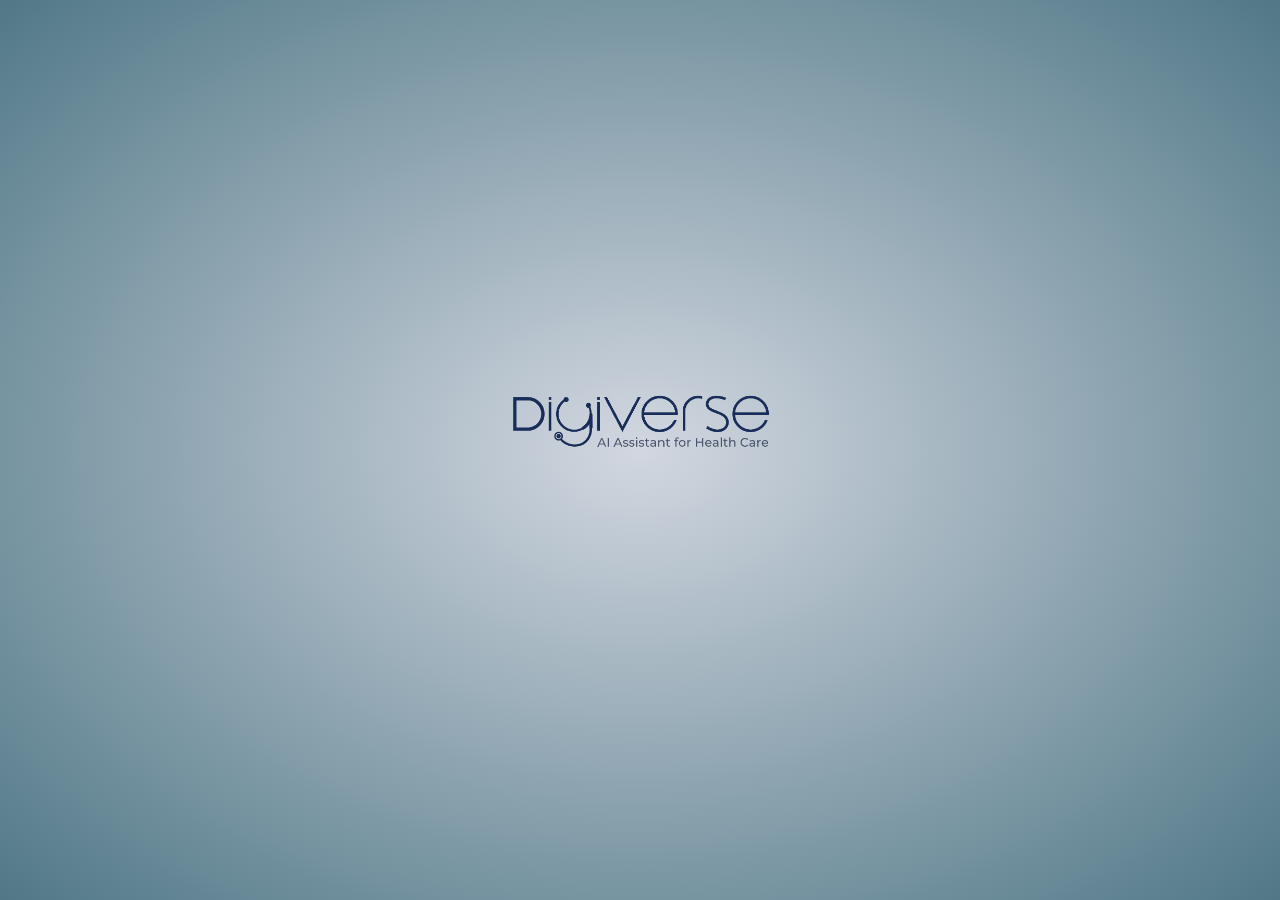
<file: index.html>
<!DOCTYPE html>
<html lang="en">
<head>
    <meta charset="UTF-8">
    <meta name="viewport" content="width=device-width, initial-scale=1.0">
    <title>Disiverse</title>

    <!-------- Fontwesome CDN --------->
    <link rel="stylesheet" href="https://cdnjs.cloudflare.com/ajax/libs/font-awesome/6.4.2/css/all.min.css">

    <!------- Google Fonts -------->
    <link rel="preconnect" href="https://fonts.googleapis.com">
    <link rel="preconnect" href="https://fonts.gstatic.com" crossorigin>
    <link href="https://fonts.googleapis.com/css2?family=Raleway:wght@400;500;600;700;800;900&display=swap" rel="stylesheet">

    <!---------- custom css ------------>
    <link rel="stylesheet" href="./assets/css/style.css">
</head>
<body>
    
    <!----------- OnLoad Event ---------->
    <section class="onLoad">
        <div class="onLoad_body">
            <div class="logo">
                <img src="./assets/img/logo/DigiVerse-Logo.png" alt="Logo">
            </div>
            <div class="icon">
                <i class="fa-solid fa-right-long"></i>
            </div>
        </div>
    </section>


    <!-- Body -->
    <section class="body">
        <div class="container">
            <div class="body_main">
                <div class="header_logo">
                    <img src="./assets/img/logo/DigiVerse-Logo.png" alt="Logo">
                </div>
                <div class="content">
                    <div class="slider_main">
                        <div class="slider_box current">
                            <h2 class="slider_title">Help me pic</h2>
                            <p class="slider_text">Lorem ipsum dolor sit amet consectetur adipisicing elit. Quis rem cumque eligendi sit ea, deleniti expedita corrupti autem exercitationem magni?</p>
                        </div>
                        <div class="slider_box">
                            <h2 class="slider_title">Give me ideas</h2>
                            <p class="slider_text">consectetur adipisicing elit. Quis rem cumque eligendi sit ea, deleniti expedita corrupti autem exercitationem magni?</p>
                        </div>
                        <div class="slider_box">
                            <h2 class="slider_title">Help me pic</h2>
                            <p class="slider_text">Lorem ipsum dolor sit amet consectetur adipisicing elit. Quis rem cumque eligendi sit ea, deleniti expedita corrupti autem exercitationem magni?</p>
                        </div>
                        <div class="slider_box">
                            <h2 class="slider_title">Write text for service</h2>
                            <p class="slider_text">dolor sit amet consectetur adipisicing elit. Quis rem cumque eligendi sit ea, deleniti expedita corrupti autem exercitationem magni?</p>
                        </div>
                    </div>
                </div>
                <div class="btns">
                    <a href="login.html">Log in</a>
                    <a href="signup.html">Sign up</a>
                </div>
                <div class="terms">
                    <a href="terms.html">Terms of use</a>
                    <a href="privacy.html">Privacy policy</a>
                </div>
                <div class="social">
                    <div class="social_inner">
                        <a href="#"><i class="fa-brands fa-facebook-f"></i></a>
                        <a href="#"><i class="fa-brands fa-youtube"></i></a>
                        <a href="#"><i class="fa-brands fa-linkedin-in"></i></a>
                        <a href="#"><i class="fa-brands fa-twitter"></i></a>
                    </div>
                </div>
            </div>
        </div>
    </section>

    <!--------- Jquery cdn by Google ----------->
    <script src="https://ajax.googleapis.com/ajax/libs/jquery/3.7.1/jquery.min.js"></script>

    <!------------ Custom js ------------->
    <script src="./assets/js/script.js"></script>
</body>
</html>
</file>
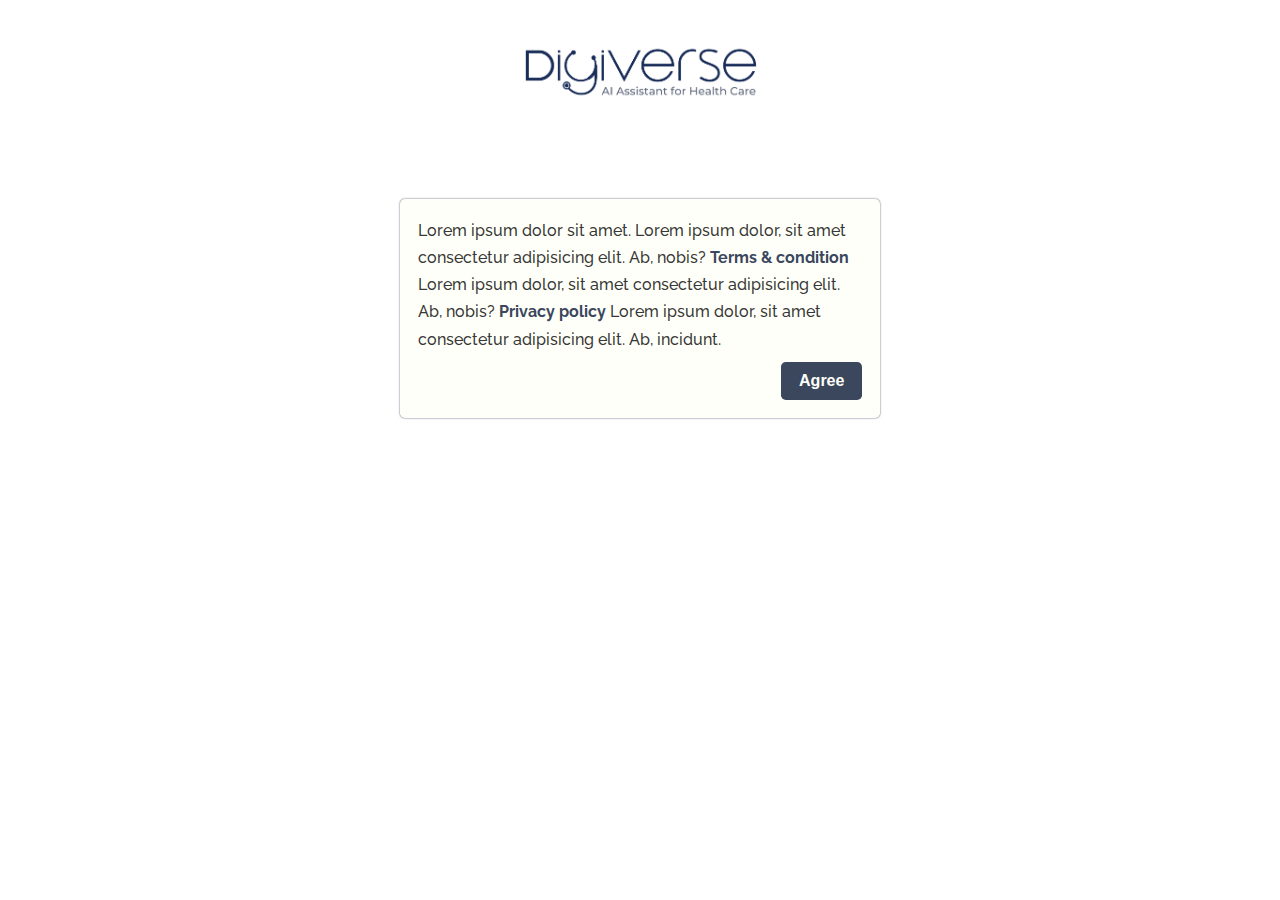
<file: checklist.html>
<!DOCTYPE html>
<html lang="en">
<head>
    <meta charset="UTF-8">
    <meta name="viewport" content="width=device-width, initial-scale=1.0">
    <title>Disiderse</title>

    <!-------- Fontwesome CDN --------->
    <link rel="stylesheet" href="https://cdnjs.cloudflare.com/ajax/libs/font-awesome/6.4.2/css/all.min.css">

    <!------- Google Fonts -------->
    <link rel="preconnect" href="https://fonts.googleapis.com">
    <link rel="preconnect" href="https://fonts.gstatic.com" crossorigin>
    <link href="https://fonts.googleapis.com/css2?family=Raleway:wght@400;500;600;700;800;900&display=swap" rel="stylesheet">

    <!---------- custom css ------------>
    <link rel="stylesheet" href="./assets/css/style.css">
</head>
<body>

    <section class="termsC">
        <div class="container">
            <div class="terms_main">
                <div class="header_logo">
                    <img src="./assets/img/logo/DigiVerse-Logo.png" alt="">
                </div>
                <div class="checklist">
                    <p class="terms">Lorem ipsum dolor sit amet. Lorem ipsum dolor, sit amet consectetur adipisicing elit. Ab, nobis? <a href="terms.html">Terms & condition</a> Lorem ipsum dolor, sit amet consectetur adipisicing elit. Ab, nobis? <a href="privacy.html">Privacy policy</a> Lorem ipsum dolor, sit amet consectetur adipisicing elit. Ab, incidunt.</p>
                    <button class="agree_btn" type="submit">Agree</button>
                </div>
            </div>
        </div>
    </section>
    
   

    <!--------- Jquery cdn by Google ----------->
    <script src="https://ajax.googleapis.com/ajax/libs/jquery/3.7.1/jquery.min.js"></script>

    <!------------ Custom js ------------->
    <script src="./assets/js/script.js"></script>
</body>
</html>
</file>
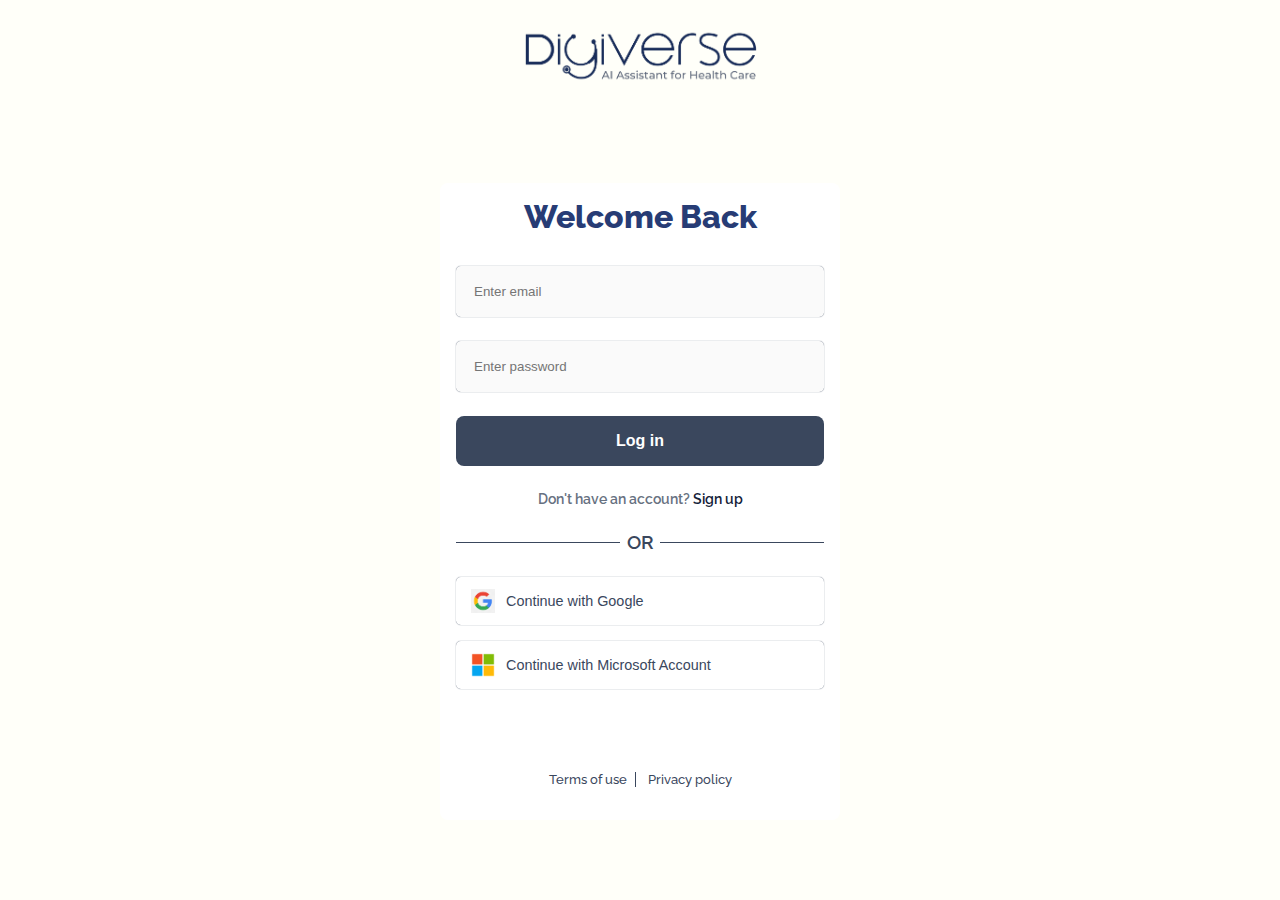
<file: login.html>
<!DOCTYPE html>
<html lang="en">
<head>
    <meta charset="UTF-8">
    <meta name="viewport" content="width=device-width, initial-scale=1.0">
    <title>Disiverse</title>

    <!-------- Fontwesome CDN --------->
    <link rel="stylesheet" href="https://cdnjs.cloudflare.com/ajax/libs/font-awesome/6.4.2/css/all.min.css">

    <!------- Google Fonts -------->
    <link rel="preconnect" href="https://fonts.googleapis.com">
    <link rel="preconnect" href="https://fonts.gstatic.com" crossorigin>
    <link href="https://fonts.googleapis.com/css2?family=Raleway:wght@400;500;600;700;800;900&display=swap" rel="stylesheet">

    <!---------- custom css ------------>
    <link rel="stylesheet" href="./assets/css/style.css">
</head>
<body>


    <section class="login">
        <div class="container">
            <div class="header_logo">
                <a href="index.html"><img src="./assets/img/logo/DigiVerse-Logo.png" alt=""></a>
            </div>
            <div class="login_main">
                <h2 class="ligin_title">Welcome Back</h2>
                <form action="#">
                    <label for="email"></label>
                    <input type="email" name="email" id="email" placeholder="Enter email" required>
                    <label for="pass"></label>
                    <input type="password" name="pass" id="pass" placeholder="Enter password" required>
                    <button type="submit" class="login_btn">Log in</button>
                
                    <p class="login_bottom">Don't have an account? <a href="signup.html">Sign up</a></p>
                    <div class="login_with_google">
                        <div class="or">
                            <div class="or_border"></div>
                            <div class="or_content">OR</div>
                            <div class="or_border"></div>
                        </div>
                        <button type="submit" class="another_btn">
                            <img src="./assets/img/logo/google.png" alt="">
                            <p>Continue with Google</p>
                        </button>
                        <button type="submit" class="another_btn">
                            <img src="./assets/img/logo/wmudn.png" alt="">
                            <p>Continue with Microsoft Account</p>
                        </button>
                    </div>
                </form>
                <div class="trams">
                    <a href="terms.html">Terms of use</a>
                    <a href="privacy.html">Privacy policy</a>
                </div>
                <div class="checklist_main">
                    <div class="checklist_box">
                        <p class="checklist_text">Lorem ipsum, dolor sit amet consectetur <a href="#">Terms of use</a> adipisicing elit. Libero et tempora qui error inventore omnis animi sit molestias ea vero nemo sint consectetur <a href="#">Privacy policy</a> officiis alias illum asperiores reprehenderit, aut fugiat?</p>
                        <button type="submit" class="checklist_btn">Aggred</button>
                    </div>
                </div>
            </div>
        </div>
    </section>
    
   

    <!--------- Jquery cdn by Google ----------->
    <script src="https://ajax.googleapis.com/ajax/libs/jquery/3.7.1/jquery.min.js"></script>

    <!------------ Custom js ------------->
    <script src="./assets/js/script.js"></script>
</body>
</html>
</file>
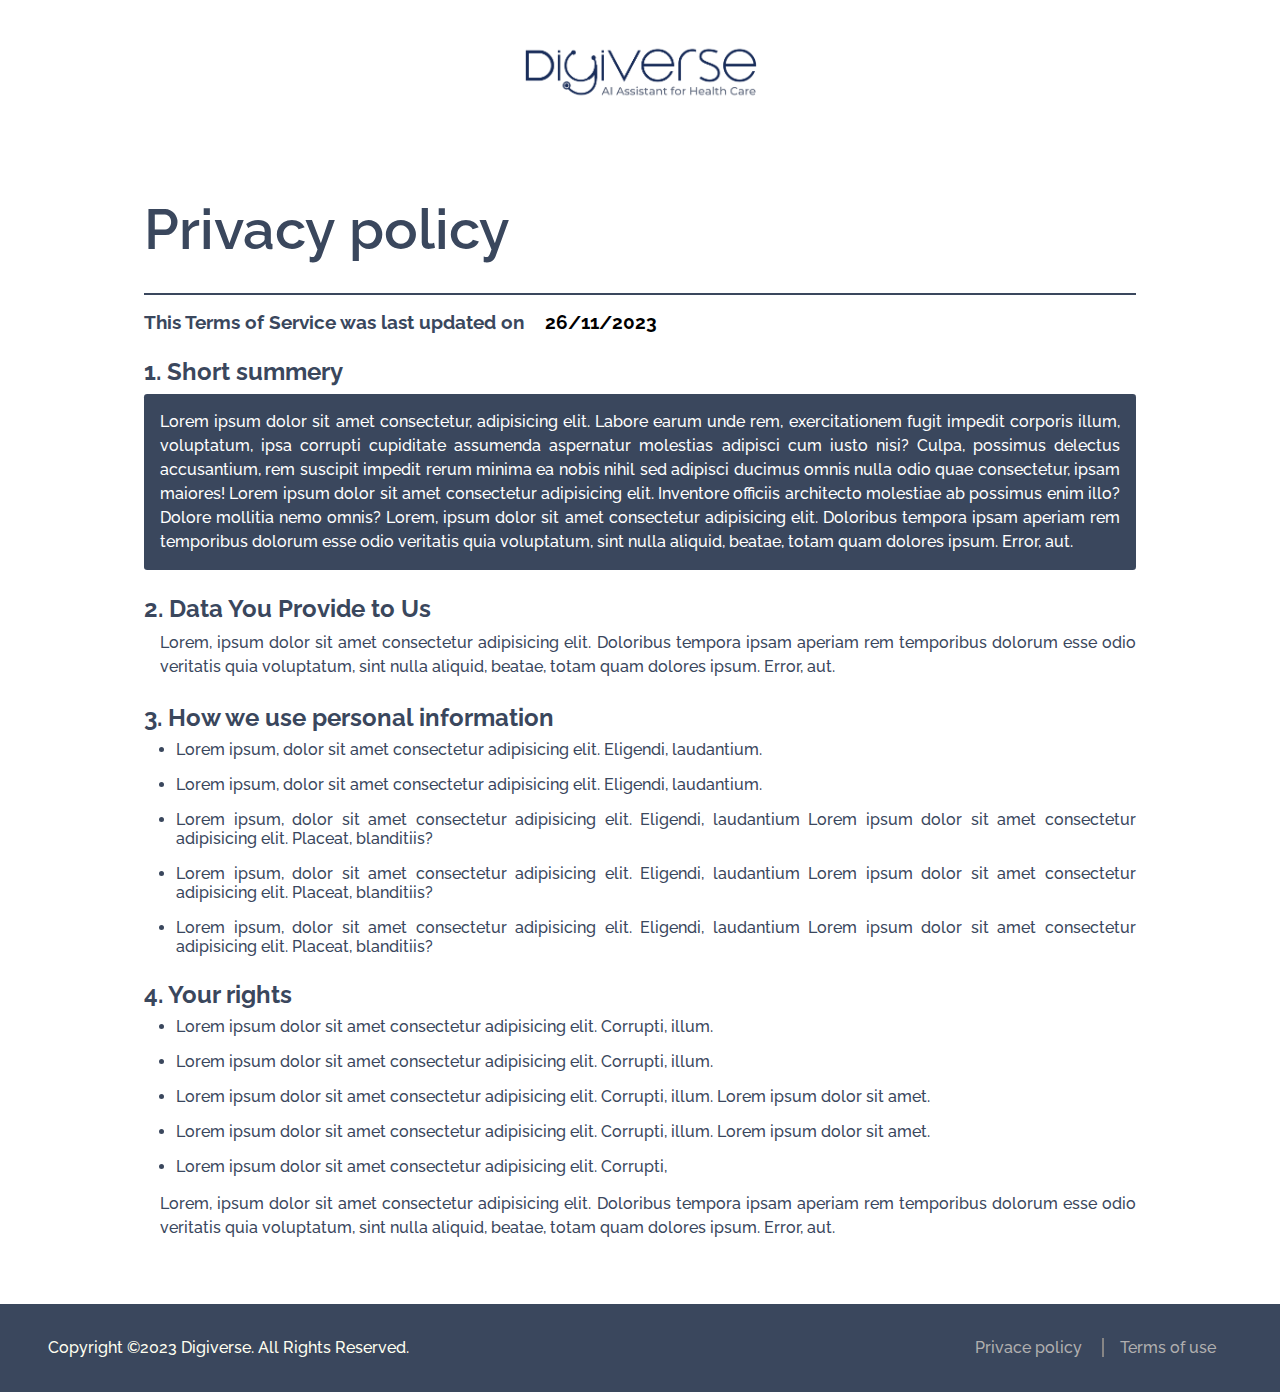
<file: privacy.html>
<!DOCTYPE html>
<html lang="en">
<head>
    <meta charset="UTF-8">
    <meta name="viewport" content="width=device-width, initial-scale=1.0">
    <title>Digiverse</title>

    <!-------- Fontwesome CDN --------->
    <link rel="stylesheet" href="https://cdnjs.cloudflare.com/ajax/libs/font-awesome/6.4.2/css/all.min.css">

    <!------- Google Fonts -------->
    <link rel="preconnect" href="https://fonts.googleapis.com">
    <link rel="preconnect" href="https://fonts.gstatic.com" crossorigin>
    <link href="https://fonts.googleapis.com/css2?family=Raleway:wght@400;500;600;700;800;900&display=swap" rel="stylesheet">

    <!---------- custom css ------------>
    <link rel="stylesheet" href="./assets/css/style.css">
</head>
<body>


   <section class="privacy">
    <div class="container">
        <div class="privacy_main">
            <div class="privacy_logo header_logo">
                <a href="index.html"><img src="./assets/img/logo/DigiVerse-Logo.png" alt=""></a>
            </div>
            <div class="privacy_content">
                <h1 class="privacy_title">Privacy policy</h1>
                <div class="privacy_top">
                   <p class="privacy_data_bold">This Terms of Service was last updated on <span>26/11/2023</span></p>
                   <h2 class="pSubTitle">1. Short summery</h2>
                   <p class="privacy_data_color">Lorem ipsum dolor sit amet consectetur, adipisicing elit. Labore earum unde rem, exercitationem fugit impedit corporis illum, voluptatum, ipsa corrupti cupiditate assumenda aspernatur molestias adipisci cum iusto nisi? Culpa, possimus delectus accusantium, rem suscipit impedit rerum minima ea nobis nihil sed adipisci ducimus omnis nulla odio quae consectetur, ipsam maiores! Lorem ipsum dolor sit amet consectetur adipisicing elit. Inventore officiis architecto molestiae ab possimus enim illo? Dolore mollitia nemo omnis? Lorem, ipsum dolor sit amet consectetur adipisicing elit. Doloribus tempora ipsam aperiam rem temporibus dolorum esse odio veritatis quia voluptatum, sint nulla aliquid, beatae, totam quam dolores ipsum. Error, aut.</p> 
                   <h2 class="pSubTitle">2. Data You Provide to Us</h2>
                   <p class="privacy_data">Lorem, ipsum dolor sit amet consectetur adipisicing elit. Doloribus tempora ipsam aperiam rem temporibus dolorum esse odio veritatis quia voluptatum, sint nulla aliquid, beatae, totam quam dolores ipsum. Error, aut.</p> 
                   <h2 class="pSubTitle">3. How we use personal information</h2>
                   <ul>
                    <li>Lorem ipsum, dolor sit amet consectetur adipisicing elit. Eligendi, laudantium.</li>
                    <li>Lorem ipsum, dolor sit amet consectetur adipisicing elit. Eligendi, laudantium.</li>
                    <li>Lorem ipsum, dolor sit amet consectetur adipisicing elit. Eligendi, laudantium Lorem ipsum dolor sit amet consectetur adipisicing elit. Placeat, blanditiis?</li>
                    <li>Lorem ipsum, dolor sit amet consectetur adipisicing elit. Eligendi, laudantium Lorem ipsum dolor sit amet consectetur adipisicing elit. Placeat, blanditiis?</li>
                    <li>Lorem ipsum, dolor sit amet consectetur adipisicing elit. Eligendi, laudantium Lorem ipsum dolor sit amet consectetur adipisicing elit. Placeat, blanditiis?</li>
                   </ul>
                   <h2 class="pSubTitle">4. Your rights</h2>
                   <ul>
                    <li>Lorem ipsum dolor sit amet consectetur adipisicing elit. Corrupti, illum.</li>
                    <li>Lorem ipsum dolor sit amet consectetur adipisicing elit. Corrupti, illum.</li>
                    <li>Lorem ipsum dolor sit amet consectetur adipisicing elit. Corrupti, illum. Lorem ipsum dolor sit amet.</li>
                    <li>Lorem ipsum dolor sit amet consectetur adipisicing elit. Corrupti, illum. Lorem ipsum dolor sit amet.</li>
                    <li>Lorem ipsum dolor sit amet consectetur adipisicing elit. Corrupti, </li>
                   </ul>
                   <p class="privacy_data">Lorem, ipsum dolor sit amet consectetur adipisicing elit. Doloribus tempora ipsam aperiam rem temporibus dolorum esse odio veritatis quia voluptatum, sint nulla aliquid, beatae, totam quam dolores ipsum. Error, aut.</p> 
                </div>
                <div class="privacy_inner_bottom"></div>
            </div>
        </div>
    </div>
   </section>
   <section class="footer">
    <div class="container">
        <div class="privacy_footer">
            <p class="copyright">Copyright ©2023 Digiverse. All Rights Reserved.</p>
            <p class="termsc">
                <a href="privacy.html" class="privacy_content">Privace policy</a>
                <a href="terms.html" class="privacy_content">Terms of use</a>
            </p>
        </div>
    </div>
   </section>
    
   

    <!--------- Jquery cdn by Google ----------->
    <script src="https://ajax.googleapis.com/ajax/libs/jquery/3.7.1/jquery.min.js"></script>

    <!------------ Custom js ------------->
    <script src="./assets/js/script.js"></script>
</body>
</html>
</file>
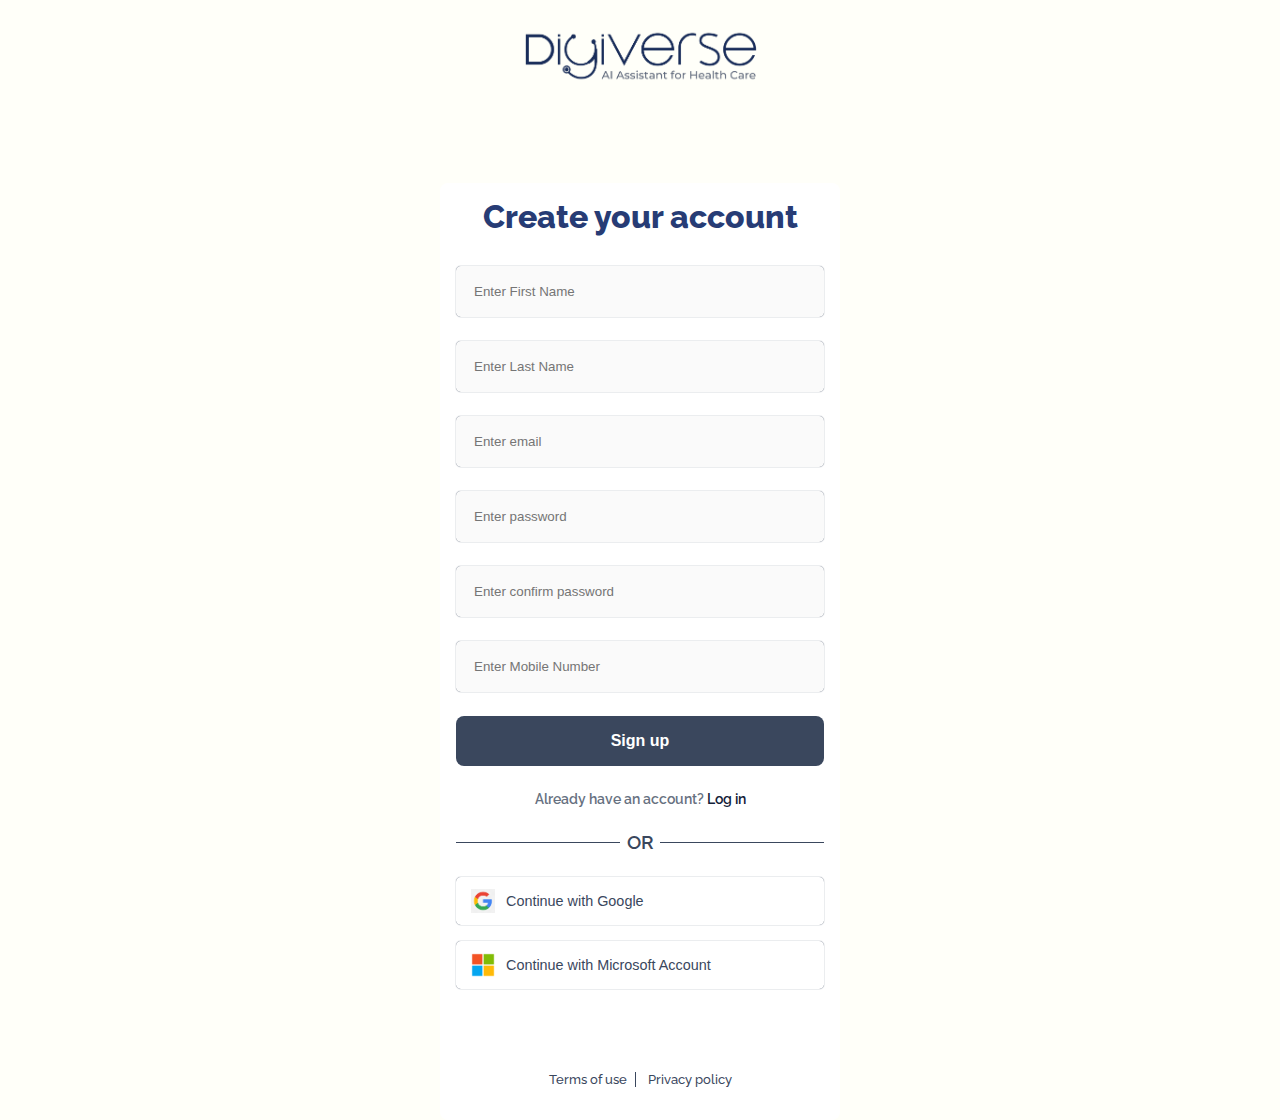
<file: signup.html>
<!DOCTYPE html>
<html lang="en">
<head>
    <meta charset="UTF-8">
    <meta name="viewport" content="width=device-width, initial-scale=1.0">
    <title>Disiverse</title>

    <!-------- Fontwesome CDN --------->
    <link rel="stylesheet" href="https://cdnjs.cloudflare.com/ajax/libs/font-awesome/6.4.2/css/all.min.css">

    <!------- Google Fonts -------->
    <link rel="preconnect" href="https://fonts.googleapis.com">
    <link rel="preconnect" href="https://fonts.gstatic.com" crossorigin>
    <link href="https://fonts.googleapis.com/css2?family=Raleway:wght@400;500;600;700;800;900&display=swap" rel="stylesheet">

    <!---------- custom css ------------>
    <link rel="stylesheet" href="./assets/css/style.css">
</head>
<body>


    <section class="login">
        <div class="container">
            <div class="header_logo">
                <a href="index.html"><img src="./assets/img/logo/DigiVerse-Logo.png" alt="Logo"></a>
            </div>
            <div class="login_main">
                <h2 class="ligin_title">Create your account</h2>
                <form action="#">
                    <label for="fName"></label>
                    <input type="text" name="fName" id="fName" placeholder="Enter First Name" required>
                    <label for="lName"></label>
                    <input type="text" name="lName" id="lName" placeholder="Enter Last Name" required>
                    <label for="email"></label>
                    <input type="email" name="email" id="email" placeholder="Enter email" required>
                    <label for="pass"></label>
                    <input type="password" name="pass" id="pass" placeholder="Enter password" required>
                    <label for="conPass"></label>
                    <input type="password" name="conPass" id="conPass" placeholder="Enter confirm password" required>
                    <label for="mobile"></label>
                    <input type="tel" name="mobile" id="mobile" placeholder="Enter Mobile Number" required>
                    <button type="submit" class="login_btn">Sign up</button>
                
                    <p class="login_bottom">Already have an account? <a href="login.html"> Log in</a></p>
                    <div class="login_with_google">
                        <div class="or">
                            <div class="or_border"></div>
                            <div class="or_content">OR</div>
                            <div class="or_border"></div>
                        </div>
                        <button type="submit" class="another_btn">
                            <img src="./assets/img/logo/google.png" alt="">
                            <p>Continue with Google</p>
                        </button>
                        <button type="submit" class="another_btn">
                            <img src="./assets/img/logo/wmudn.png" alt="">
                            <p>Continue with Microsoft Account</p>
                        </button>
                    </div>
                </form>
                <div class="trams">
                    <a href="terms.html">Terms of use</a>
                    <a href="privacy.html">Privacy policy</a>
                </div>
                <div class="checklist_main">
                    <div class="checklist_box">
                        <p class="checklist_text">Lorem ipsum, dolor sit amet consectetur <a href="#">Terms of use</a> adipisicing elit. Libero et tempora qui error inventore omnis animi sit molestias ea vero nemo sint consectetur <a href="#">Privacy policy</a> officiis alias illum asperiores reprehenderit, aut fugiat?</p>
                        <button type="submit" class="checklist_btn">Aggred</button>
                    </div>
                </div>
            </div>
        </div>
    </section>
    
   

    <!--------- Jquery cdn by Google ----------->
    <script src="https://ajax.googleapis.com/ajax/libs/jquery/3.7.1/jquery.min.js"></script>

    <!------------ Custom js ------------->
    <script src="./assets/js/script.js"></script>
</body>
</html>
</file>
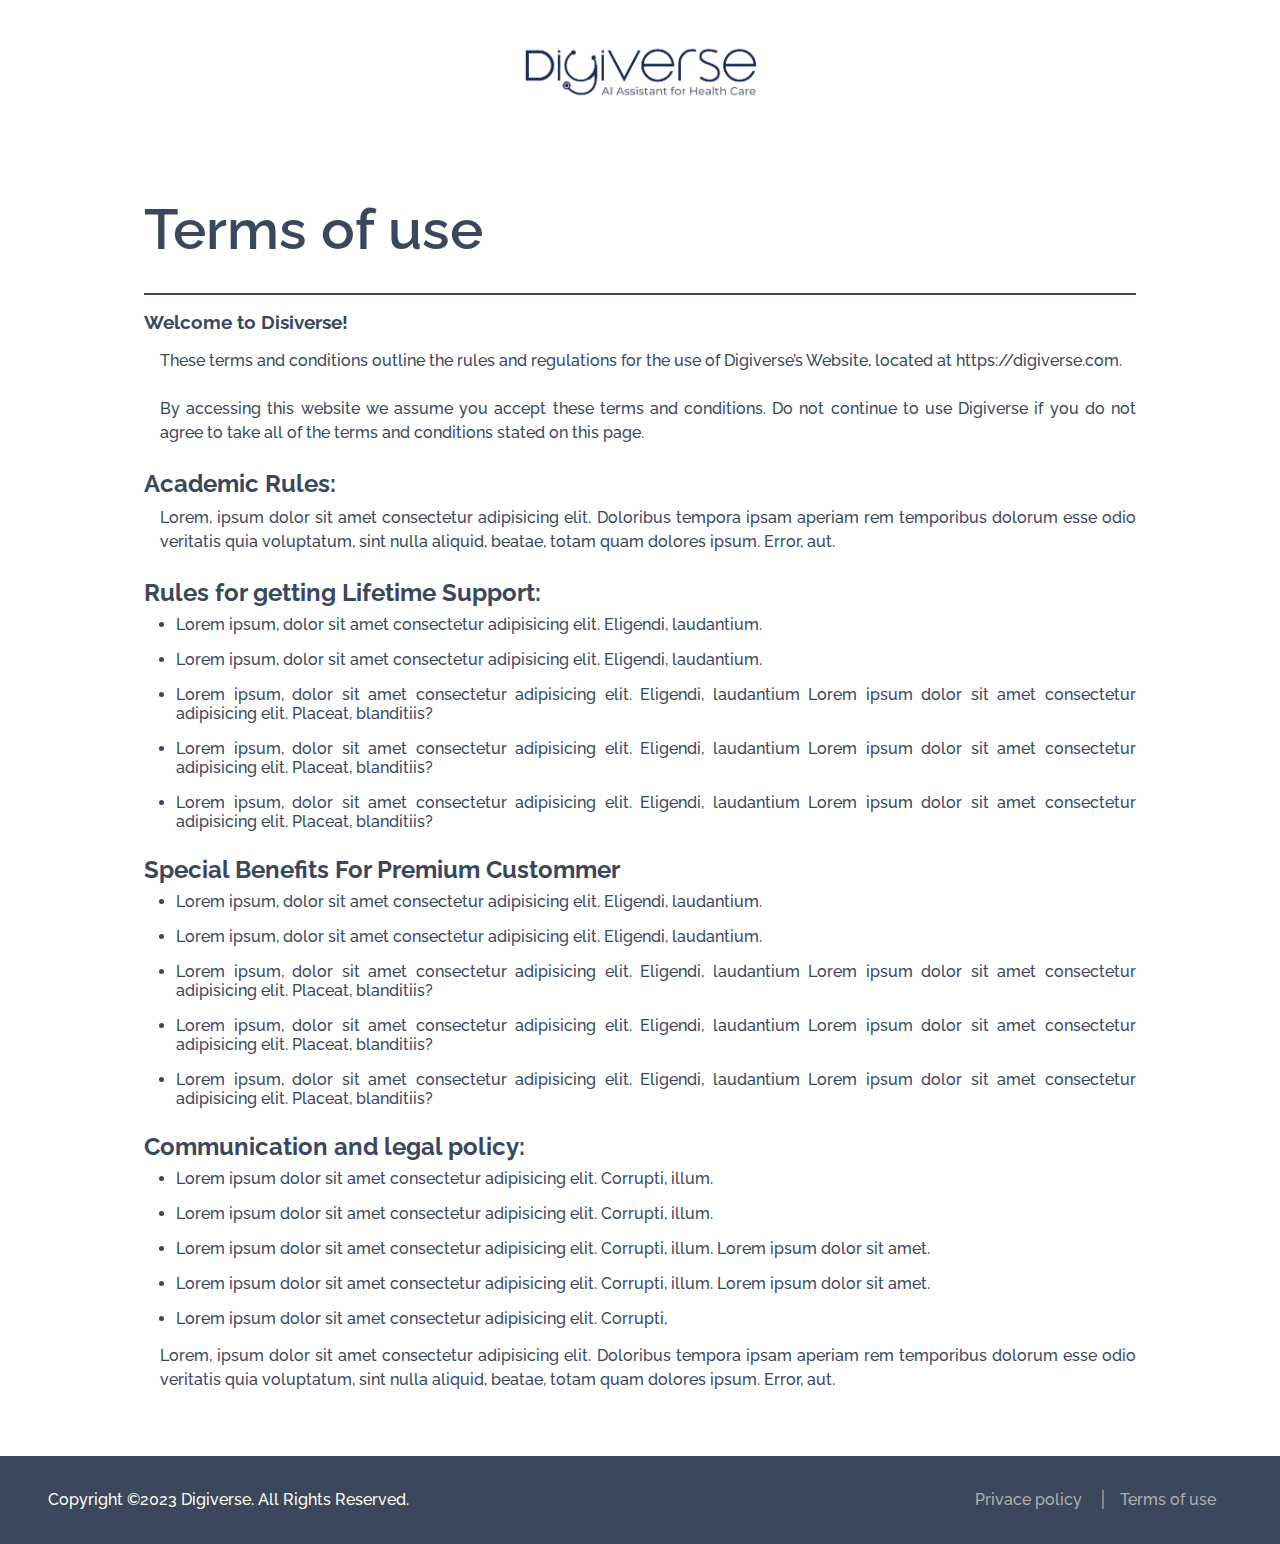
<file: terms.html>
<!DOCTYPE html>
<html lang="en">
<head>
    <meta charset="UTF-8">
    <meta name="viewport" content="width=device-width, initial-scale=1.0">
    <title>Digiverse</title>

    <!-------- Fontwesome CDN --------->
    <link rel="stylesheet" href="https://cdnjs.cloudflare.com/ajax/libs/font-awesome/6.4.2/css/all.min.css">

    <!------- Google Fonts -------->
    <link rel="preconnect" href="https://fonts.googleapis.com">
    <link rel="preconnect" href="https://fonts.gstatic.com" crossorigin>
    <link href="https://fonts.googleapis.com/css2?family=Raleway:wght@400;500;600;700;800;900&display=swap" rel="stylesheet">

    <!---------- custom css ------------>
    <link rel="stylesheet" href="./assets/css/style.css">
</head>
<body>


   <section class="privacy">
    <div class="container">
        <div class="privacy_main">
            <div class="privacy_logo header_logo">
                <a href="index.html"><img src="./assets/img/logo/DigiVerse-Logo.png" alt=""></a>
            </div>
            <div class="privacy_content">
                <h1 class="privacy_title">Terms of use</h1>
                <div class="privacy_top">
                   <p class="privacy_data_bold">Welcome to Disiverse!</p>
                   <p class="privacy_data">These terms and conditions outline the rules and regulations for the use of Digiverse’s Website, located at https://digiverse.com.</p> 
                   <p class="privacy_data">By accessing this website we assume you accept these terms and conditions. Do not continue to use Digiverse if you do not agree to take all of the terms and conditions stated on this page.</p> 
                   <h2 class="pSubTitle">Academic Rules:</h2>
                   <p class="privacy_data">Lorem, ipsum dolor sit amet consectetur adipisicing elit. Doloribus tempora ipsam aperiam rem temporibus dolorum esse odio veritatis quia voluptatum, sint nulla aliquid, beatae, totam quam dolores ipsum. Error, aut.</p> 
                   <h2 class="pSubTitle">Rules for getting Lifetime Support:</h2>
                   <ul>
                    <li>Lorem ipsum, dolor sit amet consectetur adipisicing elit. Eligendi, laudantium.</li>
                    <li>Lorem ipsum, dolor sit amet consectetur adipisicing elit. Eligendi, laudantium.</li>
                    <li>Lorem ipsum, dolor sit amet consectetur adipisicing elit. Eligendi, laudantium Lorem ipsum dolor sit amet consectetur adipisicing elit. Placeat, blanditiis?</li>
                    <li>Lorem ipsum, dolor sit amet consectetur adipisicing elit. Eligendi, laudantium Lorem ipsum dolor sit amet consectetur adipisicing elit. Placeat, blanditiis?</li>
                    <li>Lorem ipsum, dolor sit amet consectetur adipisicing elit. Eligendi, laudantium Lorem ipsum dolor sit amet consectetur adipisicing elit. Placeat, blanditiis?</li>
                   </ul>
                   <h2 class="pSubTitle">Special Benefits For Premium Custommer</h2>
                   <ul>
                    <li>Lorem ipsum, dolor sit amet consectetur adipisicing elit. Eligendi, laudantium.</li>
                    <li>Lorem ipsum, dolor sit amet consectetur adipisicing elit. Eligendi, laudantium.</li>
                    <li>Lorem ipsum, dolor sit amet consectetur adipisicing elit. Eligendi, laudantium Lorem ipsum dolor sit amet consectetur adipisicing elit. Placeat, blanditiis?</li>
                    <li>Lorem ipsum, dolor sit amet consectetur adipisicing elit. Eligendi, laudantium Lorem ipsum dolor sit amet consectetur adipisicing elit. Placeat, blanditiis?</li>
                    <li>Lorem ipsum, dolor sit amet consectetur adipisicing elit. Eligendi, laudantium Lorem ipsum dolor sit amet consectetur adipisicing elit. Placeat, blanditiis?</li>
                   </ul>
                   <h2 class="pSubTitle">Communication and legal policy:</h2>
                   <ul>
                    <li>Lorem ipsum dolor sit amet consectetur adipisicing elit. Corrupti, illum.</li>
                    <li>Lorem ipsum dolor sit amet consectetur adipisicing elit. Corrupti, illum.</li>
                    <li>Lorem ipsum dolor sit amet consectetur adipisicing elit. Corrupti, illum. Lorem ipsum dolor sit amet.</li>
                    <li>Lorem ipsum dolor sit amet consectetur adipisicing elit. Corrupti, illum. Lorem ipsum dolor sit amet.</li>
                    <li>Lorem ipsum dolor sit amet consectetur adipisicing elit. Corrupti, </li>
                   </ul>
                   <p class="privacy_data">Lorem, ipsum dolor sit amet consectetur adipisicing elit. Doloribus tempora ipsam aperiam rem temporibus dolorum esse odio veritatis quia voluptatum, sint nulla aliquid, beatae, totam quam dolores ipsum. Error, aut.</p> 
                </div>
                <div class="privacy_inner_bottom"></div>
            </div>
        </div>
    </div>
   </section>
   <section class="footer">
    <div class="container">
        <div class="privacy_footer">
            <p class="copyright">Copyright ©2023 Digiverse. All Rights Reserved.</p>
            <p class="termsc">
                <a href="privacy.html" class="privacy_content">Privace policy</a>
                <a href="terms.html" class="privacy_content">Terms of use</a>
            </p>
        </div>
    </div>
   </section>
    
   

    <!--------- Jquery cdn by Google ----------->
    <script src="https://ajax.googleapis.com/ajax/libs/jquery/3.7.1/jquery.min.js"></script>

    <!------------ Custom js ------------->
    <script src="./assets/js/script.js"></script>
</body>
</html>
</file>
<file: assets/css/style.css>
/* Reset CSS */
*{
    padding: 0;
    margin: 0;
    box-sizing: border-box;
}
body{
    font-family: 'Raleway', sans-serif;
}
html{
    scroll-behavior: smooth;
}
img{
    max-width: 100%;
}

/*========== Global CSS Start ===========*/
.container{
    width: 100%;
    max-width: 1920px;
    padding: 0 3rem;
    margin: 0 auto;
    height: 100%;
}
/*========== Global CSS End ===========*/


/*======== Styling Started =============*/
/*==== Preeloder Start =====*/
.onLoad{
    position: fixed;
    top: 0;
    left: 0;
    width: 100%;
    height: 100%;
    background: radial-gradient(#d2d7e0, #517887);
    z-index: 999999999999999;
    display: flex;
    justify-content: center;
    align-items: center;
}
.onLoadNone{
    display: none !important;
}
.onLoad_body .logo{
    max-width: 25rem;
    width: 80%;
    margin-left: auto;
    margin-right: auto;
    animation: preload 2s infinite;
}
.onLoad_disable .logo{
    animation: preload none !important;
}
@keyframes preload {
    0%{
        transform: rotate(0);
    }
    100%{
        transform: rotateY(360deg);
    }
}
.onLoad_body .icon i{
    font-size: 1.5rem;
    padding: .4rem 1.2rem;
    color: rgb(160, 160, 160);
    margin-left: auto;
    margin-right: auto;
    margin-top: 8%;
    background: rgb(37, 37, 111);
    border-radius: 20px;
    display: block;
    width: fit-content;
    cursor: pointer;
    transition: .4s;
    transform: translateX(-2000%);
}
.onLoad_body .ok_bdb i:hover{
    background: rgb(15, 15, 57);
    transform: scale(1.2) !important;
}
.ok_bdb i{
    transform: translateX(0) !important;
}

/*==== Preeloder End =====*/

/*==== Body Start =====*/
.body{
    position: fixed;
    top: 0;
    left: 0;
    width: 100%;
    height: 100%;
    background: linear-gradient(#ffffff, #ffffff, rgb(199, 198, 198), rgb(113, 113, 113));    
    display: flex;
    justify-content: center;
    align-items: center;
}
.container .body_main{
    position: relative;
}
.header_logo{
    width: 18rem;
    margin: 1rem auto;
}

.slider_main .slider_box{
    text-align: center;
    position: absolute;
    transform: translate(0) scale(0);
    transition: transform 1s;
}
.slider_box.current{
    transform: translate(0) scale(1);
    transition: transform 1s;
}
.content .slider_main{
    width: 100%;
    max-width: 50rem;
    margin: 4rem auto;
    position: relative;
}
.slider_box .slider_title{
    font-size: 2.5rem;
    font-weight: 900;
    color: #545e77;
    line-height: 110%;
    margin-bottom: 0.4rem;
}
.slider_box .slider_text{
    font-size: 1.5rem;
    font-weight: 500;
    color: #545e77;
    line-height: 120%;
}
.body_main .btns{
    width: 100%;
    position: fixed;
    bottom: 35%;
    left: 0;
    text-align: center;
}
.body_main .btns a{
    text-decoration: none;
    font-size: 1rem;
    font-weight: 700;
    color: #ffffff;
    background: #545e77;
    padding: .6rem 2rem;
    border-radius: .4rem;
    margin: 0 .8rem;
    transition: all .3s;
}
.body_main .btns a:hover{
    background: #30333c;
}
.body_main .terms a{
    text-decoration: none;
    font-size: 1rem;
    font-weight: 500;
    color: #3e4d62;
    padding: 0 .8rem;
    border-right: 2px solid #313d4f;
    transition: .3s;
}
.body_main .terms a:hover{
    color: #62728a;
}
.body_main .terms a:last-child{
    border-color: transparent !important;
}
.body_main .terms{
    width: fit-content;
    position: fixed;
    bottom: 12%;
    left: 50%;
    transform: translate(-50%);
}
.body_main .social{
    width: fit-content;
    position: fixed;
    right: 3rem;
    bottom: 1rem;
}
.social .social_inner a{
    margin-left: 0.4rem;
}
.social .social_inner a i{
    font-size: .9rem;
    color: #ffffff;
    background: #57606f;
    width: 1.8rem;
    height: 1.8rem;
    line-height: 1.8rem;
    text-align: center;
    border-radius: 50%;
    transition: .3s;
}
.social .social_inner a i:hover{
    background: #273c75;
}
/*==== Body End =====*/

/*========== Login Page Srart ==============*/
.login{
    background: #fffff9;
    min-height: 100vh;
}
.login .header_logo{
    margin-top: 0 !important;
}
.login_main{
    width: 100%;
    max-width: 400px;
    margin: 5rem auto auto auto;
    background: #ffffff;
    padding: 1rem;
    border-radius: .5rem;
    text-align: center;
}
.login_main .ligin_title{
    font-size: 2rem;
    font-weight: 800;
    line-height: 110%;
    margin-bottom: 2rem;
    color: #273c75;
}
.login_main form label{
    font-size: 1rem;
    font-weight: 600;
    color: #3a475d;
    display: block;
    text-align: left;
}
.login_main form input{
    outline-color: #3a475d;
    -webkit-outline-color: #3a475d;
    -moz-outline-color: #3a475d;
    border-color: transparent;
    width: 100%;
    padding: 1rem;
    margin-bottom: 1.5rem;
    border-radius: .3rem;
    box-shadow: 0 0 1px 0 #3a475d;
    position: relative;
    transition: all .3s;
    background: rgba(0, 0, 0, .02);
}
.login_main form input:focus::placeholder{
   position: absolute;
   top: -100%;
   background: #ffffff;
}
.login_main form .login_btn{
    outline: none;
    font-size: 1rem;
    font-weight: 700;
    color: #ffffff;
    padding: 1rem;
    border-radius: .5rem;
    border: none;
    background: #3a475d;
    cursor: pointer;
    transition: all .3s;
    width: 100%;
    margin-bottom: 1.5rem;
}
.login_main form .login_btn:hover{
    background: #122138;
}
.login_main .login_bottom a{
    text-decoration: none;
    color: #122138;
    font-size: .9rem;
    font-weight: 600;
}
.login_main .login_bottom a:hover{
    color: #000000;
}
.login_main .login_bottom{
    font-size: .9rem;
    font-weight: 600;
    color: #677181;
}
.login_with_google{
    width: 100%;
    margin-top: 1.5rem;
}
.login_with_google .or{
    width: 100%;
    margin-bottom: 1.5rem;
    display: flex;
    justify-content: center;
    align-items: center;
    column-gap: .1rem;
}
.login_with_google .or .or_border{
    width: 45%;
    height: 1px;
    background: #3a475d;
}
.login_with_google .or .or_content{
    width: 10%;
    color: #3a475d;
    font-size: 1.2rem;
    font-weight: 600;
}
.login_with_google .another_btn{
    width: 100%;
    box-shadow: 0 0 1px 0 #3a475d;
    display: flex;
    justify-content: flex-start;
    align-items: center;
    column-gap: .7rem;
    padding: 0 .8rem;
    height: 3rem;
    line-height: 3rem;
    margin-bottom: 1rem;
    border-radius: .3rem;
    background: transparent;
    cursor: pointer;
    outline-color: #3a475d;
    border-color: transparent;
    transition: all .3s;
}
.login_with_google .another_btn:hover{
    background: rgba(0, 0, 0, .1);
}
.login_with_google .another_btn img{
    height: 1.5rem;
}
.login_with_google .another_btn p{
    font-size: .9rem;
    font-weight: 500;
    color: #3a475d;
}
.login_main .trams{
    width: fit-content;
    margin: 5rem auto 1rem auto;
}
.login_main .trams a{
    text-decoration: none;
    color: #3a475d;
    font-size: .8rem;
    font-weight: 500;
    padding: 0 .5rem;
    border-right: 1px solid #3a475d;
    transition: all .3s;
}
.login_main .trams a:last-child{
    border: unset;
}
.login_main .trams a:hover{
    color: #122138;
}
/*========== Login Page End ==============*/

/*============= Trams Condition Start ===========*/
.terms_main .checklist{
    width: 100%;
    max-width: 30rem;
    margin: 5rem auto auto auto;
    box-shadow: 0 0 2px 0 #3a475d;
    background: #fffff9;
    padding: 1.1rem;
    border-radius: .3rem;
}

.terms_main .checklist .terms{
    font-size: 1rem;
    line-height: 1.7rem;
    font-weight: 500;
    color: rgba(0, 0, 0, .8);
    margin-bottom: 0.6rem;
}
.terms_main .checklist .terms a{
    font-weight: 700;
    color: #3a475d;
    text-decoration: none;
    transition: all .3s;
}
.terms_main .checklist .terms a:hover{
    color: #000000;
}
.terms_main .checklist .agree_btn{
    font-size: 1rem;
    font-weight: 700;
    color: #fffff9;
    background: #3a475d;
    transition: all .3s;
    padding: .5rem 1rem;
    border-radius: .3rem;
    outline: none;
    border-color: transparent;
    cursor: pointer;
    margin-left: auto;
    display: block;
}
.terms_main .checklist .agree_btn:hover{
    background: #000000;
}
/*============= Trams Condition End ===========*/

/*========== checklist start ===========*/
.checklist_main{
    position: fixed;
    background: #3a475d;
    width: 100%;
    height: 100%;
    top: 0;
    left: 0;
    display: none;
    transition: .3s;
}
.checklistActive{
    display: block !important;
    z-index: 111111111111111;
}
.checklist_box{
    background: #fffff9;
    padding: 1rem;
    position: fixed;
    top: 50%;
    left: 50%;
    transform: translate(-50%, -50%);
    width: 90%;
    max-width: 369px;
    border-radius: .3rem;
    text-align: right;
}
.checklist_box .checklist_text{
    font-size: 1rem;
    font-weight: 400;
    line-height: 1.5rem;
    color: rgba(0, 0, 0, .8);
    text-align: justify;
}
.checklist_box .checklist_text a{
    font-weight: 600;
    color: blueviolet;
    text-decoration: none;
    transition: .3s;
}
.checklist_box .checklist_text a:hover{
    color: #51545b;
}
.checklist_box .checklist_btn{
    outline-color: transparent;
    border: none;
    padding: .5rem 1rem;
    border-radius: .3rem;
    font-size: 1rem;
    font-weight: 700;
    cursor: pointer;
    color: #fffff9;
    background: #3a475d;
    margin-top: 1rem;
    transition: .3s;
}
.checklist_box .checklist_btn:hover{
    background: #000000;
}
/*========== checklist end ===========*/

/*=========== Privacy Start ===========*/
.privacy_main .privacy_content{
    width: 100%;
    max-width: 992px;
    margin: 5rem auto 4rem auto;
}
.privacy_title{
    font-size: 3.5rem;
    font-weight: 600;
    color: #3a475d;
    line-height: 110%;
    padding-bottom: 2rem;
    border-bottom: 2px solid #3a475d;
}
.privacy_top{
    margin: 1rem 0;
}
.privacy_top .privacy_data_bold{
    font-size: 1.2rem;
    font-weight: 700;
    color: #3a475d;
    margin-bottom: 1rem;
}
.privacy_top .privacy_data_bold span{
    margin-left: 1rem;
    color: #000000;
}
.privacy_top .pSubTitle{
    font-size: 1.5rem;
    font-weight: 700;
    color: #3a475d;
    margin-bottom: .5rem;
    margin-top: 1.5rem;
}
.privacy_top .privacy_data_color{
    font-size: 1rem;
    font-weight: 500;
    background: #3a475d;
    margin-bottom: 1.5rem;
    color: #ffffff;
    padding: 1rem;
    line-height: 1.5rem;
    border-radius: .2rem;
    text-align: justify;
}
.privacy_top .privacy_data{
    font-size: 1rem;
    font-weight: 500;
    margin-bottom: 1.5rem;
    color: #3a475d;
    line-height: 1.5rem;
    margin-left: 1rem;
    text-align: justify;
}
.privacy_top ul{
    margin-bottom: 0.5rem;
    margin-left: 0;
}
.privacy_top ul li{
    margin-bottom: 1rem;
    margin-left: 2rem;
    font-size: 1rem;
    font-weight: 500;
    color: #3a475d;
    line-height: 1.5re;
    text-align: justify;
}
.footer{
    background: #3a475d;
    padding: 2rem 0;
}
.privacy_footer{
    display: flex;
    justify-content: space-between;
    align-items: center;
    column-gap: 2rem;
}
.privacy_footer .copyright{
    font-size: 1rem;
    font-weight: 500;
    color: #fffff0;
    line-height: 1.5rem;
}
.privacy_footer .termsc .privacy_content{
    font-size: 1rem;
    font-weight: 500;
    color: #b0afaf;
    text-decoration: none;
    padding: 0 1rem;
    border-left: 2px solid #868585;
    transition: .3s;
}
.privacy_footer .termsc .privacy_content:hover{
    color: #fffff0;
}
.privacy_footer .termsc .privacy_content:first-child{
    border: unset;
}
/*=========== Privacy End ===========*/


/*========== Start Responsive ===========*/

/*------- max-width: 1400px  --------*/

/*------- max-width: 1024px  --------*/
@media (max-width: 1024px) {
    .social .social_inner a i{
        font-size: .8rem !important;
        width: 1.7rem !important;
        height: 1.7rem !important;
        line-height: 1.7rem !important;
    }
}

/*------- max-width: 992px  --------*/
@media (max-width: 992px) {
    /* PreLoder */
    .onLoad .onLoad_body .logo{
        width: 20rem;
    }
    .body_main .btns{
        bottom: 30% !important;
    }
}

/*----------- max-width: 768px -------------*/
@media (max-width: 768px) {
    /* PreLoder */
    .onLoad .onLoad_body .logo{
        width: 18rem;
    }
    .header_logo{
        width: 15rem !important;
    }
    .login_main{
        margin: 4rem auto auto auto !important;
    }
    .privacy_title{
        font-size: 3rem !important;
        padding-bottom: 1.5rem !important;
    }
    .privacy_top .privacy_data_bold{
        font-size: 1.1rem !important;
    }
    .privacy_footer{
        flex-direction: column !important;
        row-gap: 1.5rem;
    }
    .body_main .btns{
        bottom: 28% !important;
    }
}

/*----------- max-width: 576px -------------*/
@media (max-width: 576px) {
    /* PreLoder */
    .onLoad .onLoad_body .logo{
        width: 16rem;
    }
    .onLoad_body .icon i{
        font-size: 1.3rem !important;
    }

    /*------ Body --------*/
    .slider_box .slider_title{
        font-size: 2rem !important;
    }
    .slider_box .slider_text{
        font-size: 1.1rem !important;
    }
    .body_main .social {
        right: 2rem !important;
    }
    .body_main .terms a{
        font-size: .8rem !important;
        padding: 0 .4rem !important;
    }
    .body_main .btns{
        bottom: 25% !important;
    }
    .body_main .btns a{
        font-size: 1rem !important;
    }
    .container{
        padding: 0 1rem !important;
    }
    .header_logo{
        width: 13rem !important;
    }
    .login_main{
        margin: 3rem auto auto auto !important;
    }
    .content .slider_main{
        margin: 5rem  auto!important;
    }
    /* privacy policy */
    .privacy_title{
        font-size: 2.5rem !important;
    }
    .privacy_top .pSubTitle{
        font-size: 1.4rem !important;
    }
    .privacy_main .privacy_content{
        margin: 3rem auto !important;
    }
    .privacy_top ul li{
        margin-left: 1rem !important;
    }
}

/*----------- max-width: 420px -------------*/
@media (max-width: 420px) {
    /* PreLoder */
    .onLoad .onLoad_body .logo{
        width: 14rem;
    }
    .onLoad_body .icon i{
        font-size: 1rem !important;
    }

    /*------- Body ------*/
    .body_main .terms{
        left: 40% !important;
        transform: translate(-40%) !important;
    }
    .social .social_inner a i{
        width: 1.6rem !important;
        height: 1.6rem !important;
        line-height: 1.6rem !important;
    }
    .body_main .social {
        right: 1rem !important;
    }
    .body_main .btns a {
        display: block;
        margin-bottom: .6rem;
        width: 100%;
        margin-left: auto !important;
        margin-right: auto !important;
    }
    .body_main .btns{
        width: 100% !important;
        text-align: center !important;
        padding: 0 1rem;
    }
    .header_logo{
        width: 10rem !important;
    }
    .content .slider_main{
        margin: 4rem auto !important;
    }
    .login_main{
        margin: 2rem auto auto auto !important;
    }
    /* Privacy */
    .privacy_main .privacy_content{
        margin: 2rem auto !important;
    }
    .privacy_top .privacy_data_bold{
        font-size: 1rem !important;
    }
    .privacy_top .pSubTitle{
        font-size: 1.2rem !important;
    }
    .privacy_top .privacy_data_color, .privacy_data{
        font-size: .9rem !important;
    }
    .privacy_top ul li{
        font-size: .9rem !important;
    }
    .privacy_title{
        font-size: 2rem !important;
    }
    .privacy_footer .termsc .privacy_content{
        font-size: .9rem !important;
    }
    .privacy_footer .copyright{
        font-size: .9rem !important;
    }
}

/*----------- max-width: 369px -------------*/

@media (max-width: 369px) {
    /* PreLoder*/
    .onLoad .onLoad_body .logo{
        width: 12rem;
    }
    .onLoad_body .icon i{
        font-size: 1rem !important;
    }
    .content .slider_main{
        margin: 3rem auto !important;
    }
    .body_main .btns a{
        font-size: .9rem !important;
    }
}


/* This is Height Controling */
@media (max-height: 550px) {
    .body_main .btns{
        bottom: 30% !important;
    }
}
@media (max-height: 450px) {
    .body_main .btns{
        bottom: 25% !important;
    }
}
</file>
